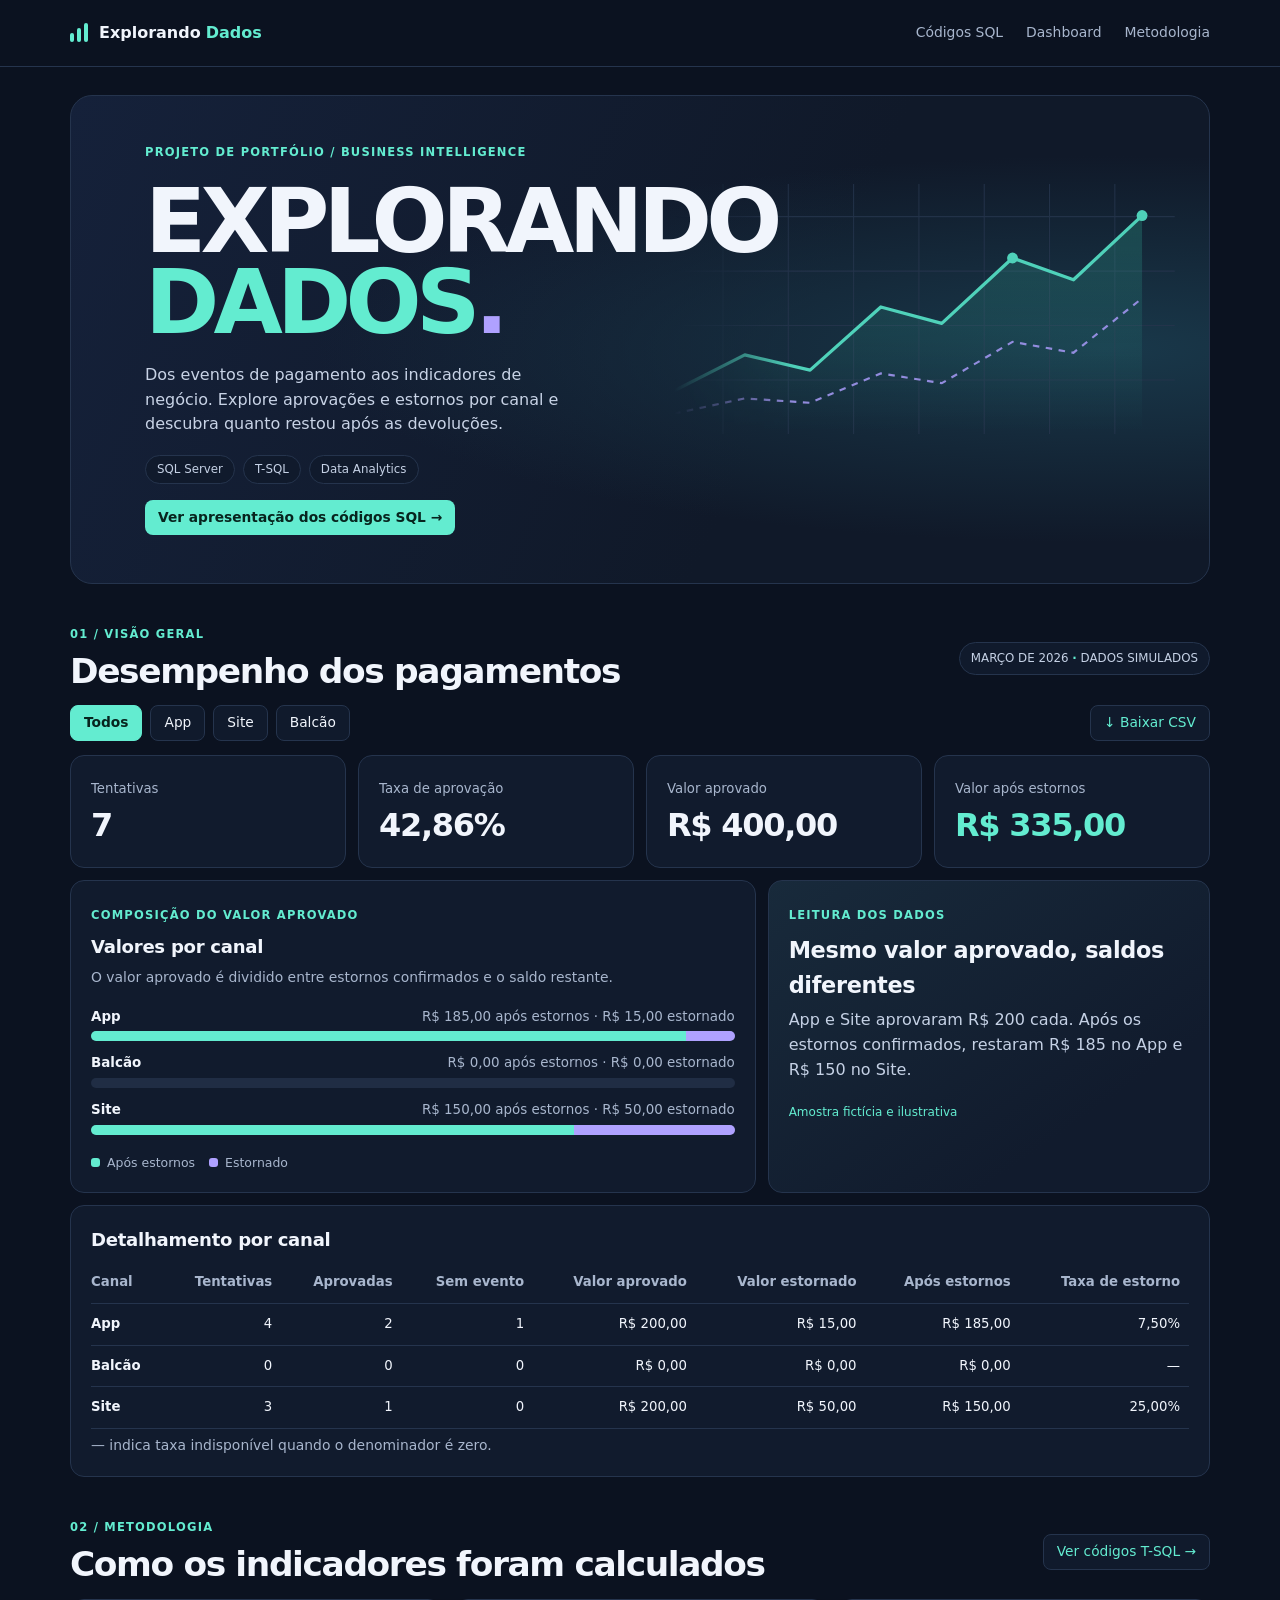
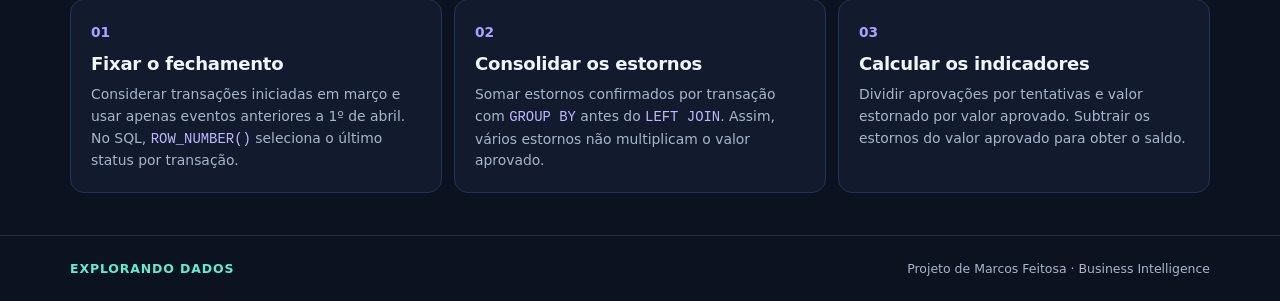
<file: index.html>
<!doctype html>
<html lang="pt-BR">
<head>
<meta charset="utf-8">
<meta name="viewport" content="width=device-width, initial-scale=1">
<meta name="description" content="Projeto de Marcos Feitosa sobre aprovação e estornos de pagamentos. Dashboard de BI com dados simulados.">
<title>Explorando Dados | Marcos Feitosa</title>
<link rel="stylesheet" href="style.css">
<script src="app.js" defer></script>
</head>
<body>
<header class="top"><div class="wrap nav">
<a class="brand" href="#inicio" aria-label="Explorando Dados, início"><span class="mark" aria-hidden="true"><i></i><i></i><i></i></span> Explorando<span>Dados</span></a>
<nav aria-label="Navegação"><a href="sql.html">Códigos SQL</a><a href="#painel">Dashboard</a><a href="#metodo">Metodologia</a></nav>
</div></header>
<main class="wrap" id="inicio">
<section class="hero" aria-labelledby="titulo">
<p class="eyebrow"><span></span> PROJETO DE PORTFÓLIO / BUSINESS INTELLIGENCE</p>
<h1 id="titulo">EXPLORANDO<br><strong>DADOS<span>.</span></strong></h1>
<p class="hero-copy">Dos eventos de pagamento aos indicadores de negócio. Explore aprovações e estornos por canal e descubra quanto restou após as devoluções.</p>
<div class="tags"><span>SQL Server</span><span>T-SQL</span><span>Data Analytics</span></div>
<div class="sql-actions"><a class="primary-action" href="sql.html">Ver apresentação dos códigos SQL →</a></div>
<div class="hero-art" aria-hidden="true">
<svg viewBox="0 0 460 230" fill="none">
<defs><linearGradient id="fade" x1="0" y1="0" x2="0" y2="1" gradientUnits="objectBoundingBox"><stop stop-color="#40e6c1" stop-opacity=".24"/><stop offset="1" stop-color="#40e6c1" stop-opacity="0"/></linearGradient></defs>
<path d="M0 30H460M0 80H460M0 130H460M0 180H460M45 0V230M105 0V230M165 0V230M225 0V230M285 0V230M345 0V230M405 0V230" stroke="#26354d"/>
<path d="M0 190L65 157L125 171L190 113L246 128L311 68L367 88L430 29V230H0Z" fill="url(#fade)"/>
<path d="M0 190L65 157L125 171L190 113L246 128L311 68L367 88L430 29" stroke="#5aefd0" stroke-width="3" stroke-linecap="round" stroke-linejoin="round"/>
<circle cx="311" cy="68" r="5" fill="#5aefd0"/><circle cx="430" cy="29" r="5" fill="#5aefd0"/>
<path d="M0 211L65 197L125 201L190 174L246 183L311 145L367 155L430 105" stroke="#a89cf9" stroke-width="2" stroke-dasharray="6 6"/>
</svg></div>
</section>
<section id="painel" aria-labelledby="painel-titulo">
<div class="section-head"><div><p class="eyebrow">01 / VISÃO GERAL</p><h2 id="painel-titulo">Desempenho dos pagamentos</h2></div><span class="period">MARÇO DE 2026 <b>·</b> DADOS SIMULADOS</span></div>
<div class="toolbar"><div class="filters" aria-label="Filtrar por canal" role="group">
<button type="button" data-filter="todos" aria-pressed="true">Todos</button><button type="button" data-filter="app" aria-pressed="false">App</button><button type="button" data-filter="site" aria-pressed="false">Site</button><button type="button" data-filter="balcao" aria-pressed="false">Balcão</button>
</div><button class="download" type="button" id="exportar">↓ Baixar CSV</button></div>
<div id="indicadores" class="metrics" aria-live="polite"></div>
<div class="grid">
<article class="panel"><p class="eyebrow">COMPOSIÇÃO DO VALOR APROVADO</p><h3>Valores por canal</h3><p class="muted">O valor aprovado é dividido entre estornos confirmados e o saldo restante.</p><div id="barras" class="bars"></div><div class="legend"><span><i></i> Após estornos</span><span><i></i> Estornado</span></div></article>
<aside class="panel insight"><p class="eyebrow">LEITURA DOS DADOS</p><h3 id="insight-titulo"></h3><p id="insight-texto"></p><span class="insight-note">Amostra fictícia e ilustrativa</span></aside>
</div>
<article class="panel details"><h3>Detalhamento por canal</h3><div class="table-wrap" tabindex="0" role="region" aria-label="Tabela de indicadores por canal"><table><thead><tr><th scope="col">Canal</th><th scope="col">Tentativas</th><th scope="col">Aprovadas</th><th scope="col">Sem evento</th><th scope="col">Valor aprovado</th><th scope="col">Valor estornado</th><th scope="col">Após estornos</th><th scope="col">Taxa de estorno</th></tr></thead><tbody id="tabela"></tbody></table></div><p class="muted legend-note">— indica taxa indisponível quando o denominador é zero.</p></article>
</section>
<section id="metodo" aria-labelledby="metodo-titulo" class="method">
<div class="section-head"><div><p class="eyebrow">02 / METODOLOGIA</p><h2 id="metodo-titulo">Como os indicadores foram calculados</h2></div><a class="download" href="sql.html">Ver códigos T-SQL →</a></div>
<div class="steps">
<article class="panel"><span>01</span><h3>Fixar o fechamento</h3><p>Considerar transações iniciadas em março e usar apenas eventos anteriores a 1º de abril. No SQL, <code>ROW_NUMBER()</code> seleciona o último status por transação.</p></article>
<article class="panel"><span>02</span><h3>Consolidar os estornos</h3><p>Somar estornos confirmados por transação com <code>GROUP BY</code> antes do <code>LEFT JOIN</code>. Assim, vários estornos não multiplicam o valor aprovado.</p></article>
<article class="panel"><span>03</span><h3>Calcular os indicadores</h3><p>Dividir aprovações por tentativas e valor estornado por valor aprovado. Subtrair os estornos do valor aprovado para obter o saldo.</p></article>
</div>
</section>
</main>
<footer><div class="wrap footer"><span>EXPLORANDO DADOS</span><span>Projeto de Marcos Feitosa · Business Intelligence</span></div></footer>
<noscript>Ative o JavaScript para explorar o dashboard.</noscript>
</body>
</html>
</file>
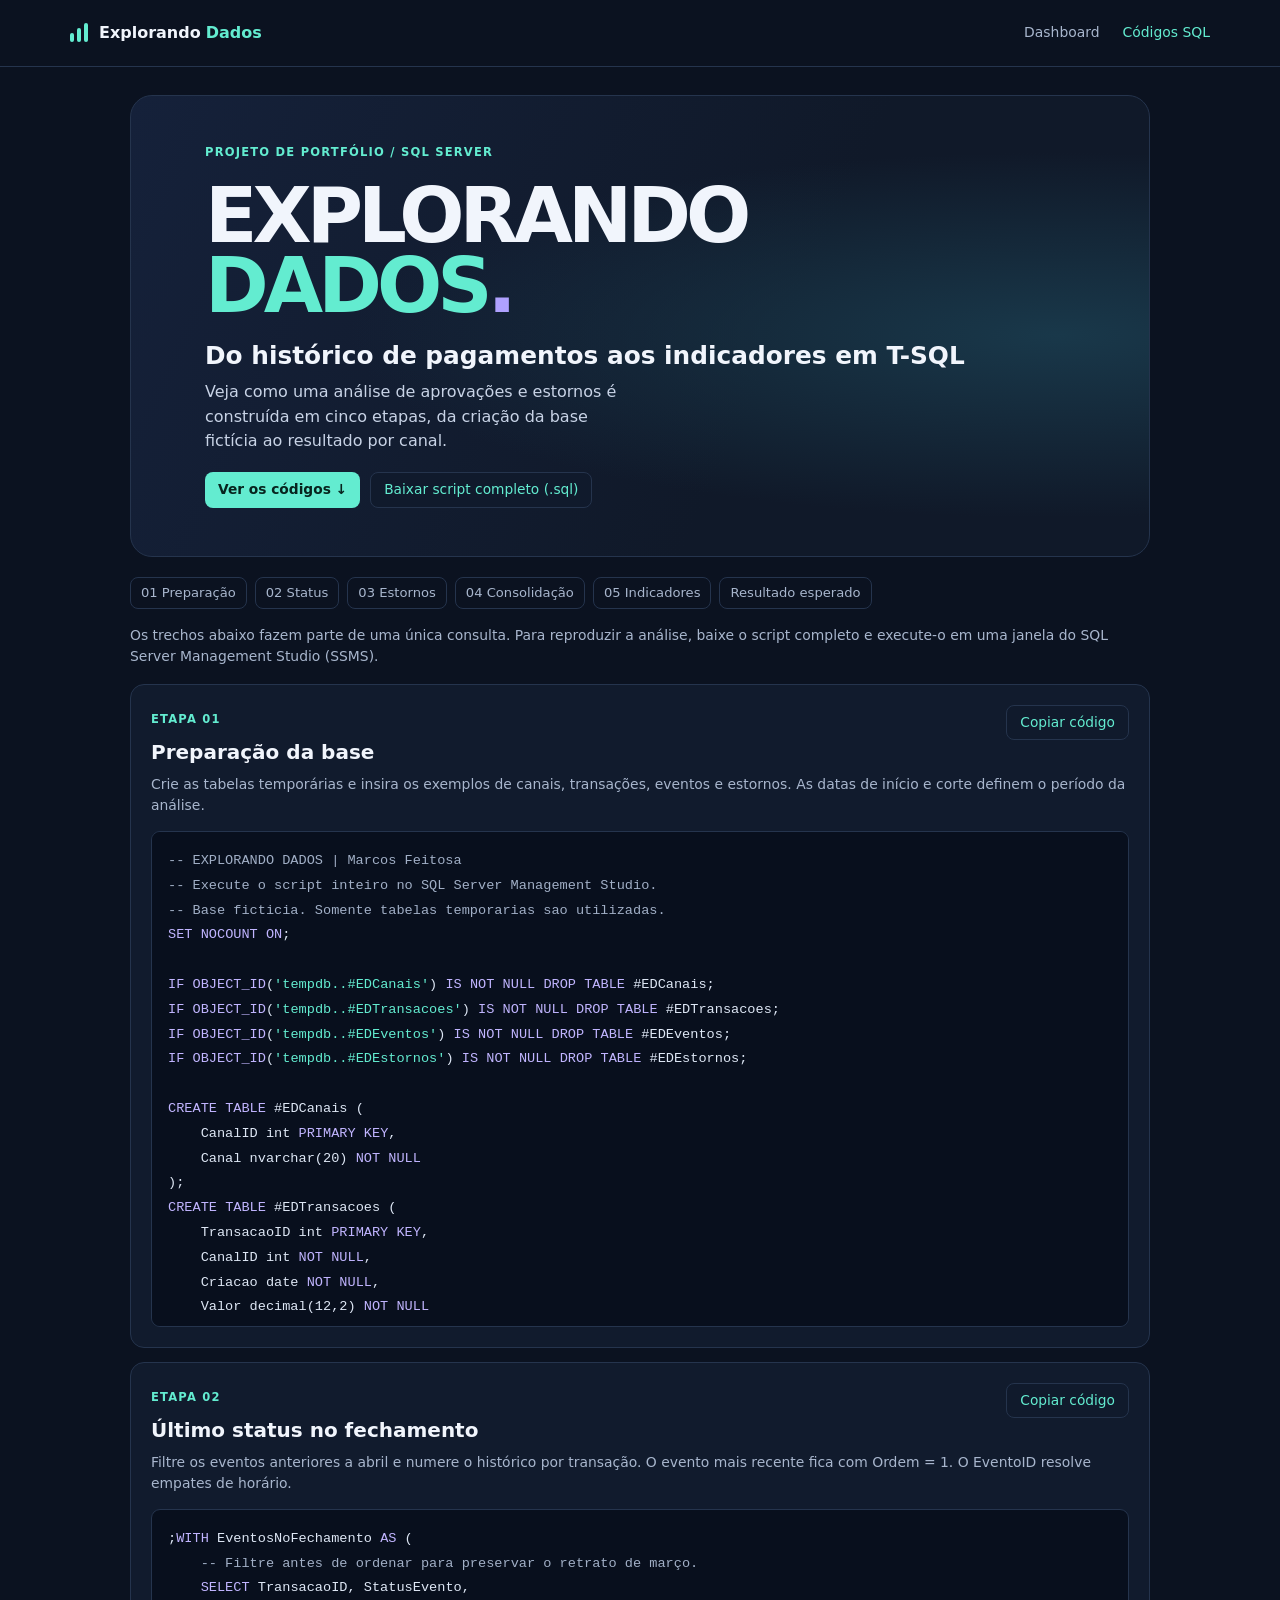
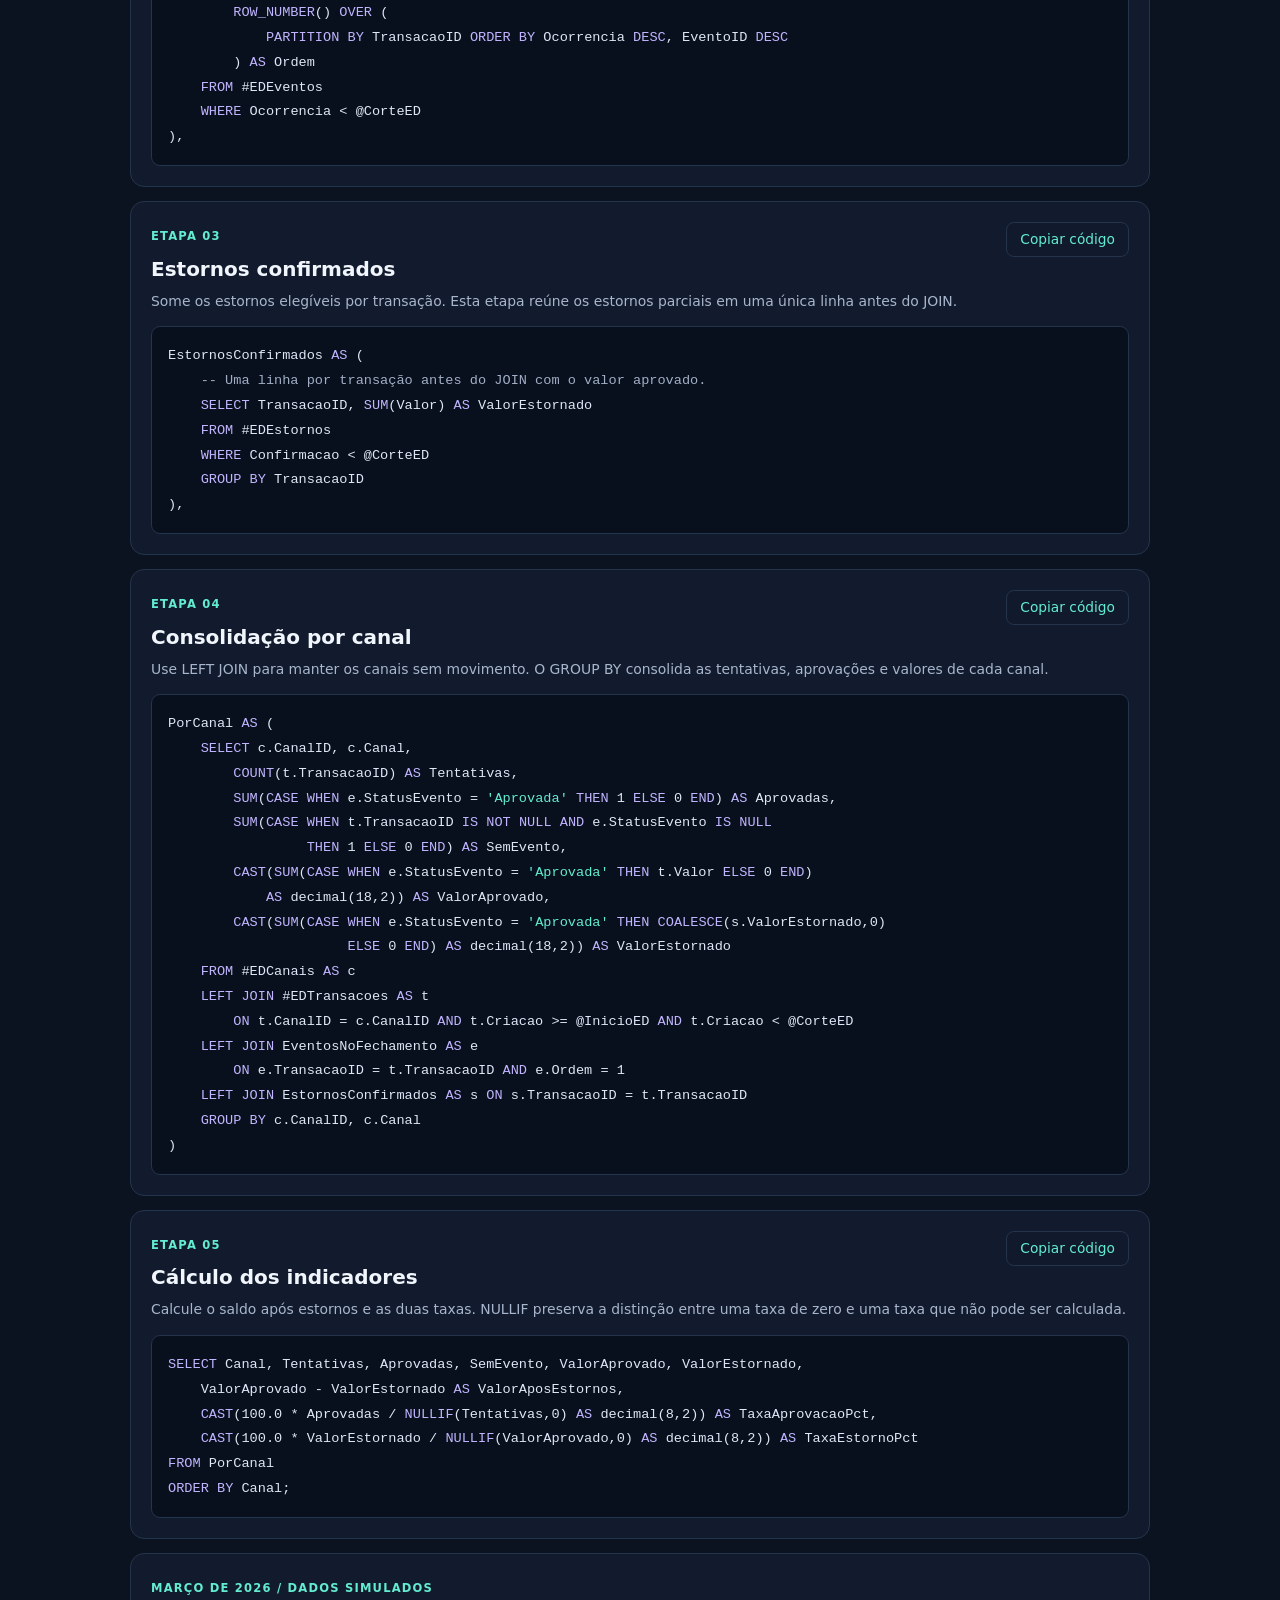
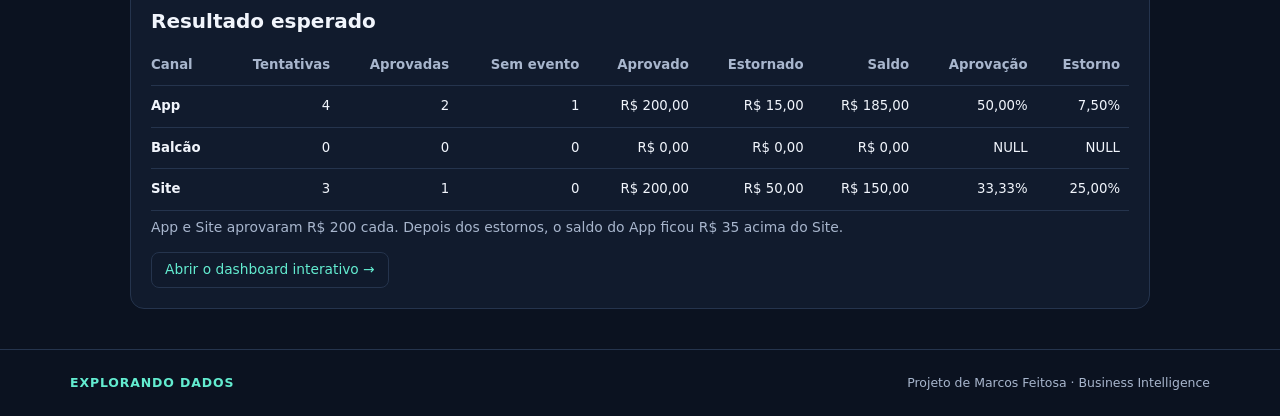
<file: sql.html>
<!doctype html>
<html lang="pt-BR">
<head>
<meta charset="utf-8">
<meta name="viewport" content="width=device-width, initial-scale=1">
<meta name="description" content="Apresentação dos códigos SQL Server do projeto Explorando Dados. Veja a consulta em T-SQL por etapas e baixe o script para SSMS.">
<title>Explorando Dados | Códigos SQL Server</title>
<link rel="stylesheet" href="style.css">
<script src="sql.js" defer></script>
</head>
<body>
<header class="top"><div class="wrap nav">
<a class="brand" href="index.html"><span class="mark" aria-hidden="true"><i></i><i></i><i></i></span> Explorando<span>Dados</span></a>
<nav aria-label="Navegação"><a href="index.html#painel">Dashboard</a><a href="sql.html" aria-current="page">Códigos SQL</a></nav>
</div></header>
<main class="wrap sql-main">
<section class="hero sql-hero" aria-labelledby="titulo">
<p class="eyebrow">PROJETO DE PORTFÓLIO / SQL SERVER</p>
<h1 id="titulo">EXPLORANDO<br><strong>DADOS<span>.</span></strong></h1>
<h2>Do histórico de pagamentos aos indicadores em T-SQL</h2>
<p class="hero-copy">Veja como uma análise de aprovações e estornos é construída em cinco etapas, da criação da base fictícia ao resultado por canal.</p>
<div class="sql-actions"><a class="primary-action" href="#etapa-1">Ver os códigos ↓</a><a class="download" href="explorando-dados.sql" download>Baixar script completo (.sql)</a></div>
</section>
<nav class="sql-index" aria-label="Etapas do código">
<a href="#etapa-1">01 Preparação</a><a href="#etapa-2">02 Status</a><a href="#etapa-3">03 Estornos</a><a href="#etapa-4">04 Consolidação</a><a href="#etapa-5">05 Indicadores</a><a href="#resultado">Resultado esperado</a>
</nav>
<p class="muted sql-instruction">Os trechos abaixo fazem parte de uma única consulta. Para reproduzir a análise, baixe o script completo e execute-o em uma janela do SQL Server Management Studio (SSMS).</p>
<div id="aviso-copia" class="sr-only" role="status"></div>
<section class="panel sql-panel" id="etapa-1" aria-labelledby="titulo-1">
<div class="sql-panel-head"><div><p class="eyebrow">ETAPA 01</p><h2 id="titulo-1">Preparação da base</h2></div>
<button class="download copy-sql" type="button" data-code="codigo-1" aria-label="Copiar código de Preparação da base">Copiar código</button></div>
<p class="muted">Crie as tabelas temporárias e insira os exemplos de canais, transações, eventos e estornos. As datas de início e corte definem o período da análise.</p>
<pre class="sql-code" tabindex="0" aria-label="Código T-SQL da etapa 1"><code id="codigo-1"><span class="sql-comment">-- EXPLORANDO DADOS | Marcos Feitosa</span>
<span class="sql-comment">-- Execute o script inteiro no SQL Server Management Studio.</span>
<span class="sql-comment">-- Base ficticia. Somente tabelas temporarias sao utilizadas.</span>
<span class="sql-keyword">SET</span> <span class="sql-keyword">NOCOUNT</span> <span class="sql-keyword">ON</span>;

<span class="sql-keyword">IF</span> <span class="sql-keyword">OBJECT_ID</span>(<span class="sql-literal">&#x27;tempdb..#EDCanais&#x27;</span>) <span class="sql-keyword">IS</span> <span class="sql-keyword">NOT</span> <span class="sql-keyword">NULL</span> <span class="sql-keyword">DROP</span> <span class="sql-keyword">TABLE</span> #EDCanais;
<span class="sql-keyword">IF</span> <span class="sql-keyword">OBJECT_ID</span>(<span class="sql-literal">&#x27;tempdb..#EDTransacoes&#x27;</span>) <span class="sql-keyword">IS</span> <span class="sql-keyword">NOT</span> <span class="sql-keyword">NULL</span> <span class="sql-keyword">DROP</span> <span class="sql-keyword">TABLE</span> #EDTransacoes;
<span class="sql-keyword">IF</span> <span class="sql-keyword">OBJECT_ID</span>(<span class="sql-literal">&#x27;tempdb..#EDEventos&#x27;</span>) <span class="sql-keyword">IS</span> <span class="sql-keyword">NOT</span> <span class="sql-keyword">NULL</span> <span class="sql-keyword">DROP</span> <span class="sql-keyword">TABLE</span> #EDEventos;
<span class="sql-keyword">IF</span> <span class="sql-keyword">OBJECT_ID</span>(<span class="sql-literal">&#x27;tempdb..#EDEstornos&#x27;</span>) <span class="sql-keyword">IS</span> <span class="sql-keyword">NOT</span> <span class="sql-keyword">NULL</span> <span class="sql-keyword">DROP</span> <span class="sql-keyword">TABLE</span> #EDEstornos;

<span class="sql-keyword">CREATE</span> <span class="sql-keyword">TABLE</span> #EDCanais (
    CanalID int <span class="sql-keyword">PRIMARY</span> <span class="sql-keyword">KEY</span>,
    Canal nvarchar(20) <span class="sql-keyword">NOT</span> <span class="sql-keyword">NULL</span>
);
<span class="sql-keyword">CREATE</span> <span class="sql-keyword">TABLE</span> #EDTransacoes (
    TransacaoID int <span class="sql-keyword">PRIMARY</span> <span class="sql-keyword">KEY</span>,
    CanalID int <span class="sql-keyword">NOT</span> <span class="sql-keyword">NULL</span>,
    Criacao date <span class="sql-keyword">NOT</span> <span class="sql-keyword">NULL</span>,
    Valor decimal(12,2) <span class="sql-keyword">NOT</span> <span class="sql-keyword">NULL</span>
);
<span class="sql-keyword">CREATE</span> <span class="sql-keyword">TABLE</span> #EDEventos (
    EventoID int <span class="sql-keyword">PRIMARY</span> <span class="sql-keyword">KEY</span>,
    TransacaoID int <span class="sql-keyword">NOT</span> <span class="sql-keyword">NULL</span>,
    Ocorrencia datetime2(0) <span class="sql-keyword">NOT</span> <span class="sql-keyword">NULL</span>,
    StatusEvento varchar(12) <span class="sql-keyword">NOT</span> <span class="sql-keyword">NULL</span>
);
<span class="sql-keyword">CREATE</span> <span class="sql-keyword">TABLE</span> #EDEstornos (
    EstornoID int <span class="sql-keyword">PRIMARY</span> <span class="sql-keyword">KEY</span>,
    TransacaoID int <span class="sql-keyword">NOT</span> <span class="sql-keyword">NULL</span>,
    Confirmacao date <span class="sql-keyword">NULL</span>,
    Valor decimal(12,2) <span class="sql-keyword">NOT</span> <span class="sql-keyword">NULL</span>
);

<span class="sql-keyword">INSERT</span> <span class="sql-keyword">INTO</span> #EDCanais <span class="sql-keyword">VALUES</span> (1,<span class="sql-literal">N&#x27;Site&#x27;</span>),(2,<span class="sql-literal">N&#x27;App&#x27;</span>),(3,<span class="sql-literal">N&#x27;Balcão&#x27;</span>);
<span class="sql-keyword">INSERT</span> <span class="sql-keyword">INTO</span> #EDTransacoes <span class="sql-keyword">VALUES</span>
    (101,1,<span class="sql-literal">&#x27;20260305&#x27;</span>,200),(102,1,<span class="sql-literal">&#x27;20260310&#x27;</span>,100),(103,1,<span class="sql-literal">&#x27;20260331&#x27;</span>,300),
    (201,2,<span class="sql-literal">&#x27;20260308&#x27;</span>,150),(202,2,<span class="sql-literal">&#x27;20260312&#x27;</span>,50),(203,2,<span class="sql-literal">&#x27;20260315&#x27;</span>,100),
    (204,2,<span class="sql-literal">&#x27;20260331&#x27;</span>,80);
<span class="sql-keyword">INSERT</span> <span class="sql-keyword">INTO</span> #EDEventos <span class="sql-keyword">VALUES</span>
    (1,101,<span class="sql-literal">&#x27;2026-03-05T08:01:00&#x27;</span>,<span class="sql-literal">&#x27;Pendente&#x27;</span>),
    (2,101,<span class="sql-literal">&#x27;2026-03-06T10:00:00&#x27;</span>,<span class="sql-literal">&#x27;Aprovada&#x27;</span>),
    (3,101,<span class="sql-literal">&#x27;2026-03-07T10:00:00&#x27;</span>,<span class="sql-literal">&#x27;Aprovada&#x27;</span>),
    (4,102,<span class="sql-literal">&#x27;2026-03-10T08:01:00&#x27;</span>,<span class="sql-literal">&#x27;Pendente&#x27;</span>),
    (5,102,<span class="sql-literal">&#x27;2026-03-10T08:01:00&#x27;</span>,<span class="sql-literal">&#x27;Recusada&#x27;</span>),
    (6,103,<span class="sql-literal">&#x27;2026-03-31T20:01:00&#x27;</span>,<span class="sql-literal">&#x27;Pendente&#x27;</span>),
    (7,103,<span class="sql-literal">&#x27;2026-04-01T00:00:00&#x27;</span>,<span class="sql-literal">&#x27;Aprovada&#x27;</span>),
    (8,201,<span class="sql-literal">&#x27;2026-03-08T08:01:00&#x27;</span>,<span class="sql-literal">&#x27;Aprovada&#x27;</span>),
    (9,202,<span class="sql-literal">&#x27;2026-03-12T08:01:00&#x27;</span>,<span class="sql-literal">&#x27;Aprovada&#x27;</span>),
    (10,203,<span class="sql-literal">&#x27;2026-03-15T08:01:00&#x27;</span>,<span class="sql-literal">&#x27;Recusada&#x27;</span>);
<span class="sql-keyword">INSERT</span> <span class="sql-keyword">INTO</span> #EDEstornos <span class="sql-keyword">VALUES</span>
    (1,101,<span class="sql-literal">&#x27;20260320&#x27;</span>,20),(2,101,<span class="sql-literal">&#x27;20260325&#x27;</span>,30),(3,101,<span class="sql-keyword">NULL</span>,10),
    (4,101,<span class="sql-literal">&#x27;20260401&#x27;</span>,40),(5,201,<span class="sql-literal">&#x27;20260326&#x27;</span>,15);

<span class="sql-keyword">DECLARE</span> @InicioED date = <span class="sql-literal">&#x27;20260301&#x27;</span>;
<span class="sql-keyword">DECLARE</span> @CorteED date = <span class="sql-literal">&#x27;20260401&#x27;</span>;</code></pre>
</section>
<section class="panel sql-panel" id="etapa-2" aria-labelledby="titulo-2">
<div class="sql-panel-head"><div><p class="eyebrow">ETAPA 02</p><h2 id="titulo-2">Último status no fechamento</h2></div>
<button class="download copy-sql" type="button" data-code="codigo-2" aria-label="Copiar código de Último status no fechamento">Copiar código</button></div>
<p class="muted">Filtre os eventos anteriores a abril e numere o histórico por transação. O evento mais recente fica com Ordem = 1. O EventoID resolve empates de horário.</p>
<pre class="sql-code" tabindex="0" aria-label="Código T-SQL da etapa 2"><code id="codigo-2">;<span class="sql-keyword">WITH</span> EventosNoFechamento <span class="sql-keyword">AS</span> (
    <span class="sql-comment">-- Filtre antes de ordenar para preservar o retrato de março.</span>
    <span class="sql-keyword">SELECT</span> TransacaoID, StatusEvento,
        <span class="sql-keyword">ROW_NUMBER</span>() <span class="sql-keyword">OVER</span> (
            <span class="sql-keyword">PARTITION</span> <span class="sql-keyword">BY</span> TransacaoID <span class="sql-keyword">ORDER</span> <span class="sql-keyword">BY</span> Ocorrencia <span class="sql-keyword">DESC</span>, EventoID <span class="sql-keyword">DESC</span>
        ) <span class="sql-keyword">AS</span> Ordem
    <span class="sql-keyword">FROM</span> #EDEventos
    <span class="sql-keyword">WHERE</span> Ocorrencia &lt; @CorteED
),</code></pre>
</section>
<section class="panel sql-panel" id="etapa-3" aria-labelledby="titulo-3">
<div class="sql-panel-head"><div><p class="eyebrow">ETAPA 03</p><h2 id="titulo-3">Estornos confirmados</h2></div>
<button class="download copy-sql" type="button" data-code="codigo-3" aria-label="Copiar código de Estornos confirmados">Copiar código</button></div>
<p class="muted">Some os estornos elegíveis por transação. Esta etapa reúne os estornos parciais em uma única linha antes do JOIN.</p>
<pre class="sql-code" tabindex="0" aria-label="Código T-SQL da etapa 3"><code id="codigo-3">EstornosConfirmados <span class="sql-keyword">AS</span> (
    <span class="sql-comment">-- Uma linha por transação antes do JOIN com o valor aprovado.</span>
    <span class="sql-keyword">SELECT</span> TransacaoID, <span class="sql-keyword">SUM</span>(Valor) <span class="sql-keyword">AS</span> ValorEstornado
    <span class="sql-keyword">FROM</span> #EDEstornos
    <span class="sql-keyword">WHERE</span> Confirmacao &lt; @CorteED
    <span class="sql-keyword">GROUP</span> <span class="sql-keyword">BY</span> TransacaoID
),</code></pre>
</section>
<section class="panel sql-panel" id="etapa-4" aria-labelledby="titulo-4">
<div class="sql-panel-head"><div><p class="eyebrow">ETAPA 04</p><h2 id="titulo-4">Consolidação por canal</h2></div>
<button class="download copy-sql" type="button" data-code="codigo-4" aria-label="Copiar código de Consolidação por canal">Copiar código</button></div>
<p class="muted">Use LEFT JOIN para manter os canais sem movimento. O GROUP BY consolida as tentativas, aprovações e valores de cada canal.</p>
<pre class="sql-code" tabindex="0" aria-label="Código T-SQL da etapa 4"><code id="codigo-4">PorCanal <span class="sql-keyword">AS</span> (
    <span class="sql-keyword">SELECT</span> c.CanalID, c.Canal,
        <span class="sql-keyword">COUNT</span>(t.TransacaoID) <span class="sql-keyword">AS</span> Tentativas,
        <span class="sql-keyword">SUM</span>(<span class="sql-keyword">CASE</span> <span class="sql-keyword">WHEN</span> e.StatusEvento = <span class="sql-literal">&#x27;Aprovada&#x27;</span> <span class="sql-keyword">THEN</span> 1 <span class="sql-keyword">ELSE</span> 0 <span class="sql-keyword">END</span>) <span class="sql-keyword">AS</span> Aprovadas,
        <span class="sql-keyword">SUM</span>(<span class="sql-keyword">CASE</span> <span class="sql-keyword">WHEN</span> t.TransacaoID <span class="sql-keyword">IS</span> <span class="sql-keyword">NOT</span> <span class="sql-keyword">NULL</span> <span class="sql-keyword">AND</span> e.StatusEvento <span class="sql-keyword">IS</span> <span class="sql-keyword">NULL</span>
                 <span class="sql-keyword">THEN</span> 1 <span class="sql-keyword">ELSE</span> 0 <span class="sql-keyword">END</span>) <span class="sql-keyword">AS</span> SemEvento,
        <span class="sql-keyword">CAST</span>(<span class="sql-keyword">SUM</span>(<span class="sql-keyword">CASE</span> <span class="sql-keyword">WHEN</span> e.StatusEvento = <span class="sql-literal">&#x27;Aprovada&#x27;</span> <span class="sql-keyword">THEN</span> t.Valor <span class="sql-keyword">ELSE</span> 0 <span class="sql-keyword">END</span>)
            <span class="sql-keyword">AS</span> decimal(18,2)) <span class="sql-keyword">AS</span> ValorAprovado,
        <span class="sql-keyword">CAST</span>(<span class="sql-keyword">SUM</span>(<span class="sql-keyword">CASE</span> <span class="sql-keyword">WHEN</span> e.StatusEvento = <span class="sql-literal">&#x27;Aprovada&#x27;</span> <span class="sql-keyword">THEN</span> <span class="sql-keyword">COALESCE</span>(s.ValorEstornado,0)
                      <span class="sql-keyword">ELSE</span> 0 <span class="sql-keyword">END</span>) <span class="sql-keyword">AS</span> decimal(18,2)) <span class="sql-keyword">AS</span> ValorEstornado
    <span class="sql-keyword">FROM</span> #EDCanais <span class="sql-keyword">AS</span> c
    <span class="sql-keyword">LEFT</span> <span class="sql-keyword">JOIN</span> #EDTransacoes <span class="sql-keyword">AS</span> t
        <span class="sql-keyword">ON</span> t.CanalID = c.CanalID <span class="sql-keyword">AND</span> t.Criacao &gt;= @InicioED <span class="sql-keyword">AND</span> t.Criacao &lt; @CorteED
    <span class="sql-keyword">LEFT</span> <span class="sql-keyword">JOIN</span> EventosNoFechamento <span class="sql-keyword">AS</span> e
        <span class="sql-keyword">ON</span> e.TransacaoID = t.TransacaoID <span class="sql-keyword">AND</span> e.Ordem = 1
    <span class="sql-keyword">LEFT</span> <span class="sql-keyword">JOIN</span> EstornosConfirmados <span class="sql-keyword">AS</span> s <span class="sql-keyword">ON</span> s.TransacaoID = t.TransacaoID
    <span class="sql-keyword">GROUP</span> <span class="sql-keyword">BY</span> c.CanalID, c.Canal
)</code></pre>
</section>
<section class="panel sql-panel" id="etapa-5" aria-labelledby="titulo-5">
<div class="sql-panel-head"><div><p class="eyebrow">ETAPA 05</p><h2 id="titulo-5">Cálculo dos indicadores</h2></div>
<button class="download copy-sql" type="button" data-code="codigo-5" aria-label="Copiar código de Cálculo dos indicadores">Copiar código</button></div>
<p class="muted">Calcule o saldo após estornos e as duas taxas. NULLIF preserva a distinção entre uma taxa de zero e uma taxa que não pode ser calculada.</p>
<pre class="sql-code" tabindex="0" aria-label="Código T-SQL da etapa 5"><code id="codigo-5"><span class="sql-keyword">SELECT</span> Canal, Tentativas, Aprovadas, SemEvento, ValorAprovado, ValorEstornado,
    ValorAprovado - ValorEstornado <span class="sql-keyword">AS</span> ValorAposEstornos,
    <span class="sql-keyword">CAST</span>(100.0 * Aprovadas / <span class="sql-keyword">NULLIF</span>(Tentativas,0) <span class="sql-keyword">AS</span> decimal(8,2)) <span class="sql-keyword">AS</span> TaxaAprovacaoPct,
    <span class="sql-keyword">CAST</span>(100.0 * ValorEstornado / <span class="sql-keyword">NULLIF</span>(ValorAprovado,0) <span class="sql-keyword">AS</span> decimal(8,2)) <span class="sql-keyword">AS</span> TaxaEstornoPct
<span class="sql-keyword">FROM</span> PorCanal
<span class="sql-keyword">ORDER</span> <span class="sql-keyword">BY</span> Canal;</code></pre>
</section>
<section class="panel details sql-result" id="resultado" aria-labelledby="titulo-resultado">
<p class="eyebrow">MARÇO DE 2026 / DADOS SIMULADOS</p>
<h2 id="titulo-resultado">Resultado esperado</h2>
<div class="table-wrap" tabindex="0" role="region" aria-label="Resultado esperado por canal">
<table><thead><tr><th scope="col">Canal</th><th scope="col">Tentativas</th><th scope="col">Aprovadas</th><th scope="col">Sem evento</th><th scope="col">Aprovado</th><th scope="col">Estornado</th><th scope="col">Saldo</th><th scope="col">Aprovação</th><th scope="col">Estorno</th></tr></thead>
<tbody>
<tr><th scope="row">App</th><td>4</td><td>2</td><td>1</td><td>R$ 200,00</td><td>R$ 15,00</td><td>R$ 185,00</td><td>50,00%</td><td>7,50%</td></tr>
<tr><th scope="row">Balcão</th><td>0</td><td>0</td><td>0</td><td>R$ 0,00</td><td>R$ 0,00</td><td>R$ 0,00</td><td>NULL</td><td>NULL</td></tr>
<tr><th scope="row">Site</th><td>3</td><td>1</td><td>0</td><td>R$ 200,00</td><td>R$ 50,00</td><td>R$ 150,00</td><td>33,33%</td><td>25,00%</td></tr>
</tbody></table></div>
<p class="muted">App e Site aprovaram R$ 200 cada. Depois dos estornos, o saldo do App ficou R$ 35 acima do Site.</p>
<a class="download" href="index.html#painel">Abrir o dashboard interativo →</a>
</section>
</main>
<footer><div class="wrap footer"><span>EXPLORANDO DADOS</span><span>Projeto de Marcos Feitosa · Business Intelligence</span></div></footer>
</body>
</html>
</file>
<file: style.css>
:root{color-scheme:dark;--bg:#0b1220;--panel:#111b2d;--line:#25344d;--text:#f1f5fc;--muted:#a8b6cd;--mint:#63ecd0;--purple:#afa1ff;font:16px/1.55 system-ui,-apple-system,BlinkMacSystemFont,"Segoe UI",sans-serif}*{box-sizing:border-box}html{scroll-behavior:smooth}body{margin:0;background:var(--bg);color:var(--text)}a{color:inherit;text-decoration:none}button{font:inherit;cursor:pointer}a:focus-visible,button:focus-visible,[tabindex]:focus-visible{outline:2px solid var(--mint);outline-offset:4px}.wrap{width:min(1140px,calc(100% - 56px));margin-inline:auto}.top{border-bottom:1px solid var(--line)}.nav,.footer{display:flex;align-items:center;justify-content:space-between;gap:20px;min-height:66px}.brand{display:flex;align-items:center;gap:5px;font-size:1rem;font-weight:760;white-space:nowrap}.brand>span:last-child{color:var(--mint)}.mark{display:inline-flex;align-items:end;gap:3px;margin-right:6px}.mark i{width:4px;height:9px;background:var(--mint);border-radius:2px}.mark i:nth-child(2){height:14px}.mark i:nth-child(3){height:19px}.nav nav{display:flex;gap:23px;font-size:.87rem;color:var(--muted)}.nav a:hover{color:var(--mint)}.hero{position:relative;isolation:isolate;overflow:hidden;margin:28px 0 42px;padding:48px clamp(26px,6vw,74px);border:1px solid var(--line);border-radius:22px;background:radial-gradient(ellipse at 91% 52%,#19384a,transparent 54%),linear-gradient(115deg,#15213a,#101929 62%)}.eyebrow{font-size:.72rem;font-weight:760;letter-spacing:.105em;color:var(--mint);margin:0 0 8px}.hero h1{font-size:clamp(2.8rem,7vw,5.6rem);letter-spacing:-.065em;line-height:.91;margin:19px 0 19px;font-weight:820}.hero h1 strong{color:var(--mint)}.hero h1 strong span{color:var(--purple)}.hero-copy{max-width:440px;color:#c8d3e6;margin:0 0 18px}.hero-art{position:absolute;z-index:-1;right:3%;top:18%;width:44%;opacity:.85;mask-image:linear-gradient(to right,transparent,#000 24%)}.hero-art svg{width:100%;display:block}.tags,.filters,.toolbar,.section-head,.legend{display:flex;flex-wrap:wrap;gap:8px}.tags span,.period{border:1px solid var(--line);background:#101a2c;border-radius:99px;padding:4px 11px;font-size:.74rem;color:#c5d1e5}.section-head,.toolbar{justify-content:space-between;align-items:center}.section-head{margin-bottom:14px;gap:12px}.section-head h2{margin:0;font-size:clamp(1.5rem,3vw,2.15rem);letter-spacing:-.04em;line-height:1.15}.period{white-space:nowrap;padding:6px 11px}.period b{color:var(--mint)}.toolbar{margin:0 0 14px}.filters button,.download{border:1px solid var(--line);border-radius:8px;padding:6px 13px;background:#101a2c;color:var(--text);font-size:.86rem}.filters button:hover,.download:hover{border-color:var(--mint)}.filters button[aria-pressed=true]{color:#07241e;background:var(--mint);border-color:var(--mint);font-weight:750}.download{color:var(--mint)}.metrics{display:grid;grid-template-columns:repeat(4,minmax(0,1fr));gap:12px}.panel,.metric{background:var(--panel);border:1px solid var(--line);border-radius:14px;padding:20px}.metric span{color:var(--muted);font-size:.83rem}.metric strong{display:block;font-size:clamp(1.3rem,3vw,2rem);letter-spacing:-.04em;line-height:1.3;margin-top:5px;overflow-wrap:anywhere}.metric:last-child strong{color:var(--mint)}.grid{display:grid;grid-template-columns:minmax(0,1.55fr) minmax(0,1fr);gap:12px;margin-top:12px}.panel h3{margin:0;font-size:1.13rem;letter-spacing:-.015em}.muted,.steps p{color:var(--muted);font-size:.87rem}.panel p{margin-top:6px}.bars{display:grid;gap:12px;margin:18px 0}.bar-label{display:flex;justify-content:space-between;gap:12px;font-size:.84rem}.bar-label span:last-child{color:var(--muted)}.track{height:10px;background:#202d44;border-radius:20px;display:flex;overflow:hidden;margin-top:4px}.track i:first-child,.legend span:first-child i{background:var(--mint)}.track i:last-child,.legend span:last-child i{background:var(--purple)}.legend{gap:14px;font-size:.78rem;color:var(--muted)}.legend i{display:inline-block;width:9px;height:9px;border-radius:3px;margin-right:3px}.insight{background:linear-gradient(145deg,#182a3b,#111b2d 74%)}.insight h3{font-size:1.4rem}.insight>p:not(.eyebrow){color:#c5d1e5}.insight-note{color:var(--mint);font-size:.75rem}.details{margin-top:12px}.table-wrap{overflow:auto;margin-top:8px}.details table{width:100%;border-collapse:collapse;white-space:nowrap;font-size:.83rem;font-variant-numeric:tabular-nums}.details th,.details td{text-align:right;padding:10px 9px;border-bottom:1px solid var(--line)}.details th:first-child,.details td:first-child{text-align:left;padding-left:0}.details thead th{color:var(--muted);font-weight:650}.legend-note{margin-bottom:0}.method{margin:42px 0}.steps{display:grid;grid-template-columns:repeat(3,minmax(0,1fr));gap:12px}.steps article>span{color:var(--purple);font-weight:750;font-size:.86rem}.steps h3{margin-top:6px}.steps p{margin-bottom:0}code{color:#c0b7ff}footer{border-top:1px solid var(--line);font-size:.78rem;color:var(--muted)}.footer>span:first-child{color:var(--mint);font-weight:700;letter-spacing:.07em}@media(max-width:720px){.wrap{width:calc(100% - 32px)}.hero{margin:16px 0 28px;padding:34px 24px}.hero-art{width:66%;right:0;opacity:.21}.grid,.steps{grid-template-columns:1fr}.metrics{grid-template-columns:repeat(2,minmax(0,1fr))}.panel,.metric{padding:15px}.nav nav{gap:10px;font-size:.77rem}.footer{flex-wrap:wrap;gap:3px;padding:12px 0}}@media(prefers-reduced-motion:reduce){html{scroll-behavior:auto}}

.sql-main{max-width:1020px;padding-bottom:40px}
.sql-hero{margin-bottom:20px}
.sql-hero h1{font-size:clamp(2.8rem,7vw,4.8rem)}
.sql-hero h2{margin:0 0 8px;font-size:clamp(1.05rem,3vw,1.55rem);line-height:1.3}
.sql-actions{display:flex;flex-wrap:wrap;align-items:center;gap:10px;margin-top:16px}
.primary-action{display:inline-block;background:var(--mint);color:#07241e;border-radius:8px;padding:7px 13px;font-size:.86rem;font-weight:750}
.primary-action:hover{background:#a0f7e3}
.sql-index{display:flex;gap:8px;flex-wrap:wrap}
.sql-index a{border:1px solid var(--line);border-radius:8px;padding:5px 10px;color:var(--muted);font-size:.82rem}
.sql-index a:hover,.nav a[aria-current=page]{color:var(--mint)}
.sql-instruction{margin:16px 0}
.sql-panel,.sql-result{margin-top:14px;scroll-margin-top:12px}
.sql-panel-head{display:flex;justify-content:space-between;align-items:start;flex-wrap:wrap;gap:10px}
.sql-panel h2,.sql-result h2{margin:0;font-size:1.25rem}
.sql-code{margin:12px 0 0;max-height:31rem;overflow:auto;padding:16px;border-radius:9px;border:1px solid var(--line);background:#080f1d;color:#dee7f5;tab-size:4}
.sql-code code{color:inherit;font: .85rem/1.65 ui-monospace,Consolas,monospace}
.sql-comment{color:#a1afc6}.sql-literal{color:var(--mint)}.sql-keyword{color:#c1b5ff}
.sql-result>a{display:inline-block}
.sr-only{position:absolute;width:1px;height:1px;padding:0;margin:-1px;overflow:hidden;clip-path:inset(50%);white-space:nowrap;border:0}
@media(max-width:520px){.nav{gap:8px}.nav nav{gap:8px}.nav .brand{font-size:.82rem}.sql-code{padding:10px}}
</file>
